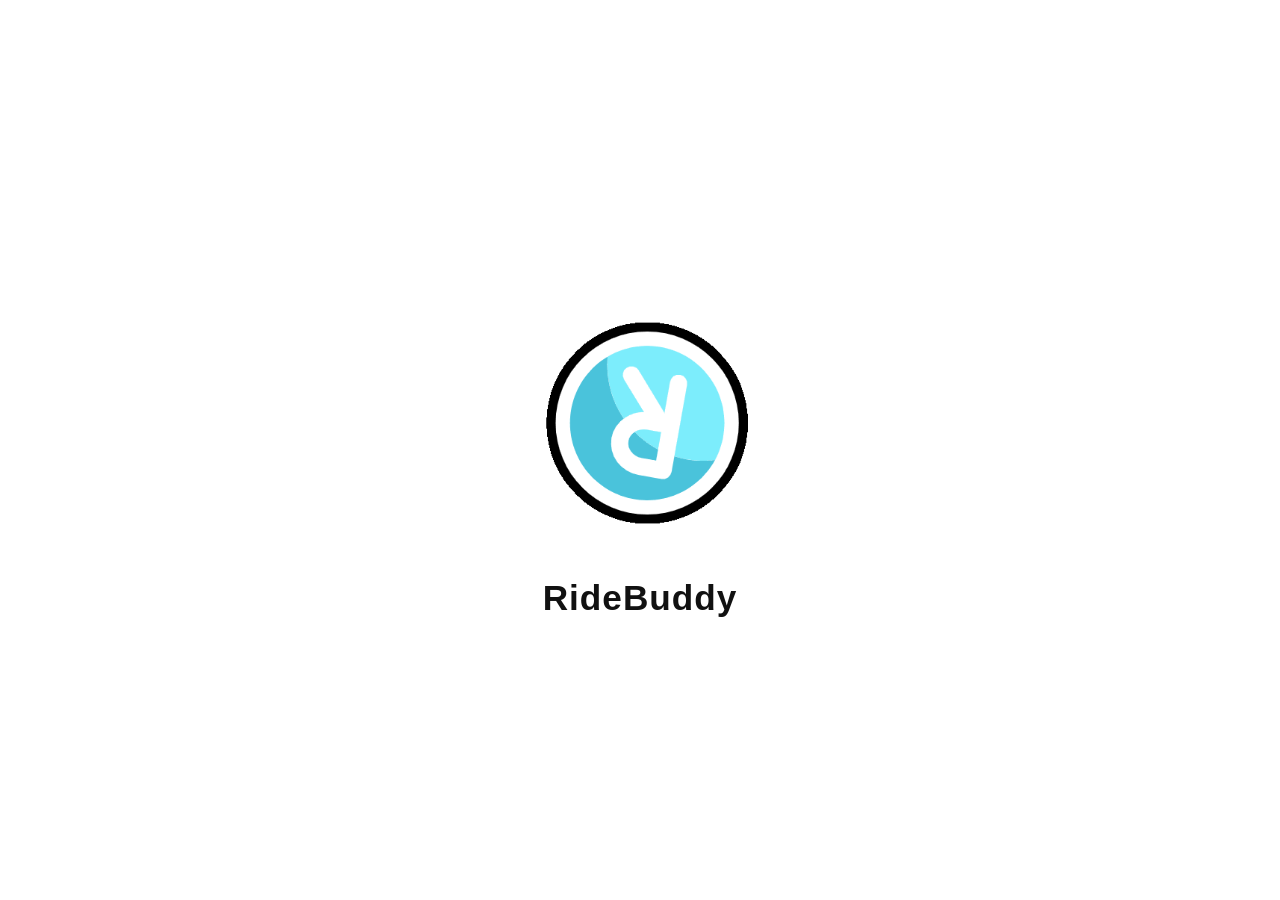
<file: index.html>
<!DOCTYPE html>
<html lang="en">
<head>
  <meta charset="UTF-8">
  <meta name="viewport" content="width=device-width, initial-scale=1.0">
  <title>RideBuddy</title>
  <link rel="stylesheet" href="splash.css">
</head>
<body>
  <!-- Splash Screen -->
  <div class="splash" id="splash">
    <img src="logo1.gif" alt="RideBuddy Logo" class="logo">
    <h1 class="name">RideBuddy</h1>
  </div>

  <!-- Main Content (hidden by default) -->
  <div class="main-content" id="main">
    <iframe src="front.html" frameborder="0" style="width:100%; height:100vh;"></iframe>
  </div>

  <script>
    // Hide splash after 4 sec
    setTimeout(() => {
      document.getElementById("splash").style.display = "none";
      document.getElementById("main").style.display = "block";
    }, 4000);
  </script>
</body>
</html>
</file>
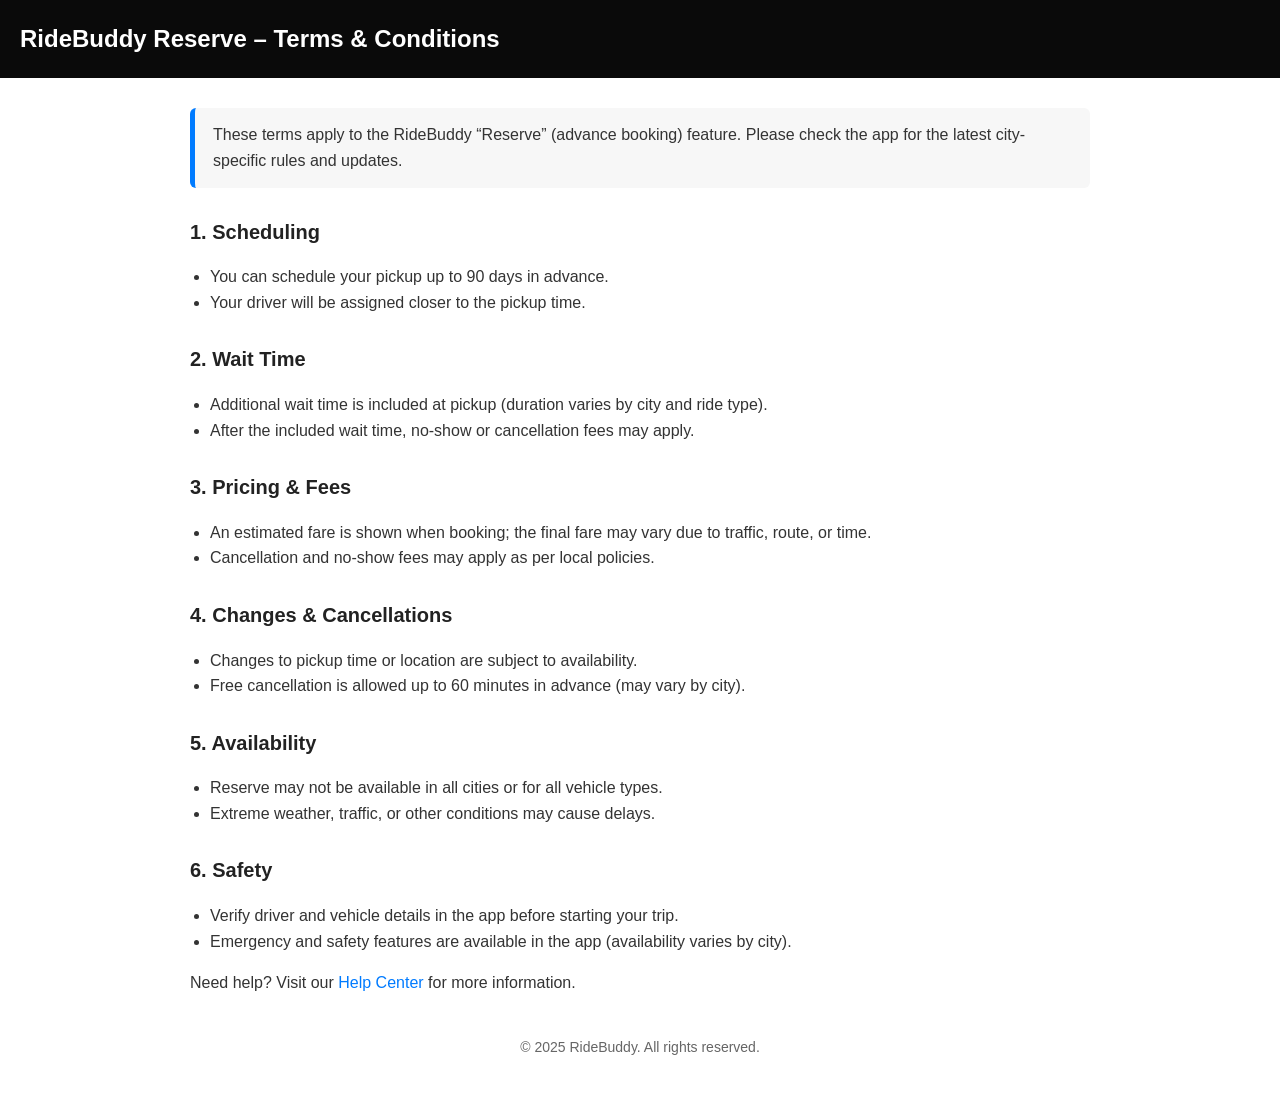
<file: benefitsterms.html>
<!DOCTYPE html>
<html lang="en">
<head>
  <meta charset="UTF-8">
  <title>RideBuddy Reserve - Terms & Conditions</title>
  <meta name="viewport" content="width=device-width, initial-scale=1.0">
  <style>
    body {
      font-family: Arial, sans-serif;
      line-height: 1.6;
      margin: 0;
      background: #fff;
      color: #333;
    }
    header {
      background: #0a0a0a;
      color: #fff;
      padding: 20px;
    }
    header h1 {
      margin: 0;
      font-size: 24px;
    }
    main {
      max-width: 900px;
      margin: 30px auto;
      padding: 0 20px;
    }
    h2 {
      margin-top: 28px;
      font-size: 20px;
      color: #222;
    }
    ul {
      padding-left: 20px;
    }
    .highlight-box {
      background: #f7f7f7;
      border-left: 5px solid #007bff;
      padding: 14px 18px;
      border-radius: 6px;
      margin-bottom: 20px;
    }
    a {
      color: #007bff;
      text-decoration: none;
    }
    a:hover {
      text-decoration: underline;
    }
    footer {
      text-align: center;
      color: #666;
      font-size: 14px;
      margin: 40px 0;
    }
  </style>
</head>
<body>
  <header>
    <h1>RideBuddy Reserve – Terms & Conditions</h1>
  </header>

  <main>
    <p class="highlight-box">
      These terms apply to the RideBuddy “Reserve” (advance booking) feature. 
      Please check the app for the latest city-specific rules and updates.
    </p>

    <h2>1. Scheduling</h2>
    <ul>
      <li>You can schedule your pickup up to 90 days in advance.</li>
      <li>Your driver will be assigned closer to the pickup time.</li>
    </ul>

    <h2>2. Wait Time</h2>
    <ul>
      <li>Additional wait time is included at pickup (duration varies by city and ride type).</li>
      <li>After the included wait time, no-show or cancellation fees may apply.</li>
    </ul>

    <h2>3. Pricing & Fees</h2>
    <ul>
      <li>An estimated fare is shown when booking; the final fare may vary due to traffic, route, or time.</li>
      <li>Cancellation and no-show fees may apply as per local policies.</li>
    </ul>

    <h2>4. Changes & Cancellations</h2>
    <ul>
      <li>Changes to pickup time or location are subject to availability.</li>
      <li>Free cancellation is allowed up to 60 minutes in advance (may vary by city).</li>
    </ul>

    <h2>5. Availability</h2>
    <ul>
      <li>Reserve may not be available in all cities or for all vehicle types.</li>
      <li>Extreme weather, traffic, or other conditions may cause delays.</li>
    </ul>

    <h2>6. Safety</h2>
    <ul>
      <li>Verify driver and vehicle details in the app before starting your trip.</li>
      <li>Emergency and safety features are available in the app (availability varies by city).</li>
    </ul>

    <p>
      Need help? Visit our <a href="#">Help Center</a> for more information.
    </p>
  </main>

  <footer>
    © 2025 RideBuddy. All rights reserved.
  </footer>
</body>
</html>
</file>
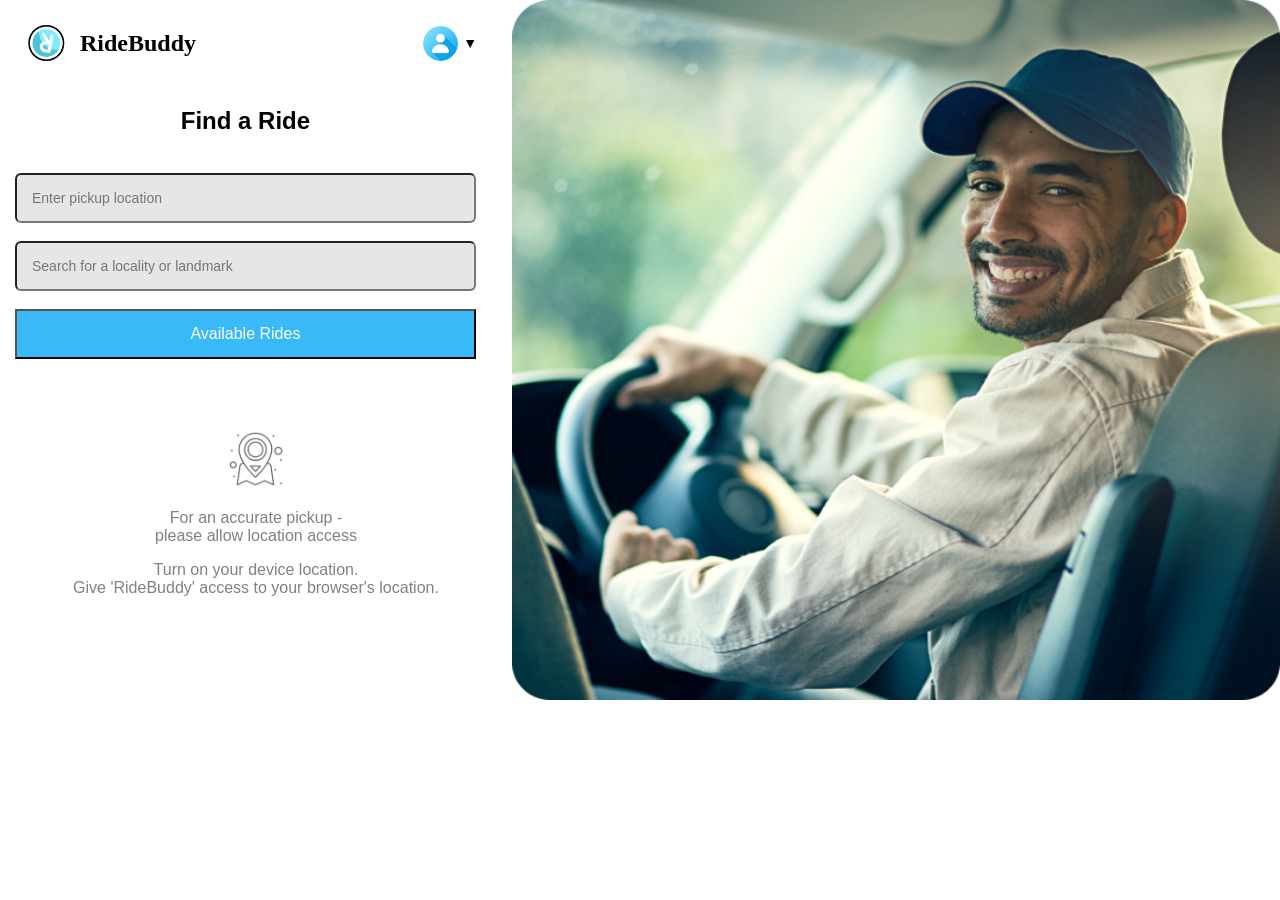
<file: book.html>
<!DOCTYPE html>
<html lang="en">
<head>
    <meta charset="UTF-8">
    <meta name="viewport" content="width=device-width, initial-scale=1.0">
    <title>Find your RideBuddy</title>
    <link rel="stylesheet" href="book.css">
    <script>
        function toggleMenu(el) {
        el.classList.toggle("active");
        }
    </script>
    <script>
    function showRides() {
      // Input values fetch karna
      let from = document.getElementById("from").value;
      let to = document.getElementById("to").value;

      if(from && to) {
        // Rides div ko show karna
        document.getElementById("rideList").style.display = "block";

        // location info hide
        document.getElementById("locationInfo").style.display = "none";
      } 
    }
  </script>
</head>
<body>
    

    <div class="main-section">

        <section class="form-section">
            <header class="header">
                <div class="logo-name">
                    <img src="logo1.gif" alt="logo" class="logo">
                    <h1 class="app-name">RideBuddy</h1>
                </div>
                
                <div class="rightdiv" >
                    <div class="profile" onclick="toggleMenu(this)">
                        <img src="profile.png" alt="Profile" class="profile-pic">
                        <span class="arrow">▼</span>
                    <div class="dropdown">
                        <a href="login.html">Log in <span>›</span></a>
                        <a href="signup.html">Sign up <span>›</span></a>
                    </div>
                    </div>
                </div>
            </header>

            <div class="form-container">
                <h2 class="find">Find a Ride</h2><br>
                <input type="text" placeholder="Enter pickup location" class="input" id="from"><br>
                <input type="text" placeholder="Search for a locality or landmark" class="input" id="to"><br>
                <button class="Available" onclick="showRides()">Available Rides</button>
            </div>

            <div class="rides" id="rideList">
                <ul>
                    <li>
                        <div class="listleft">
                            <img src="auto.jpg" alt="auto" class="auto1">
                            <div class="headline">
                                <h3>Auto</h3>
                                <p>Get an auto at your doorstep</p>
                            </div>
                        </div>
                        <span class="arrow">></span>
                    </li>
                </ul>

                <ul>
                    <li>
                        <div class="listleft">
                            <img src="mini.png" alt="mini" class="auto">
                            <div class="headline">
                                <h3>Mini</h3>
                                <p>Comfy hatchbacks at pocket-friendly fares</p>
                            </div>
                        </div>
                        <span class="arrow">></span>
                    </li>
                </ul>

                <ul>
                    <li>
                        <div class="listleft">
                            <img src="prime sedan.jpg" alt="sedan" class="auto">
                            <div class="headline">
                                <h3>Prime Sedan</h3>
                                <p>Sedans with free wifi and top drivers</p>
                            </div>
                        </div>
                        <span class="arrow">></span>
                    </li>
                </ul>
                <ul>
                    <li>
                        <div class="listleft">
                            <img src="suv.png" alt="suv" class="auto">
                            <div class="headline">
                                <h3>Prime SUV</h3>
                                <p>SUVs with free wifi and top drivers</p>
                            </div>
                        </div>
                        <span class="arrow">></span>
                    </li>
                </ul>
            </div>

            <div class="info" id="locationInfo">
                <div><img src="bookleft.png" alt="location" class="icon"></div>
                <p>For an accurate pickup - <br> please allow location access</p>
                <p>Turn on your device location.<br>Give 'RideBuddy' access to your browser's location.</p> 
            </div>

        </section>


        <section class="image-section">
           <img src="bookcab.png" alt="Driver Image" ><br>
        </section>

    </div>

</body>
</html>
</file>
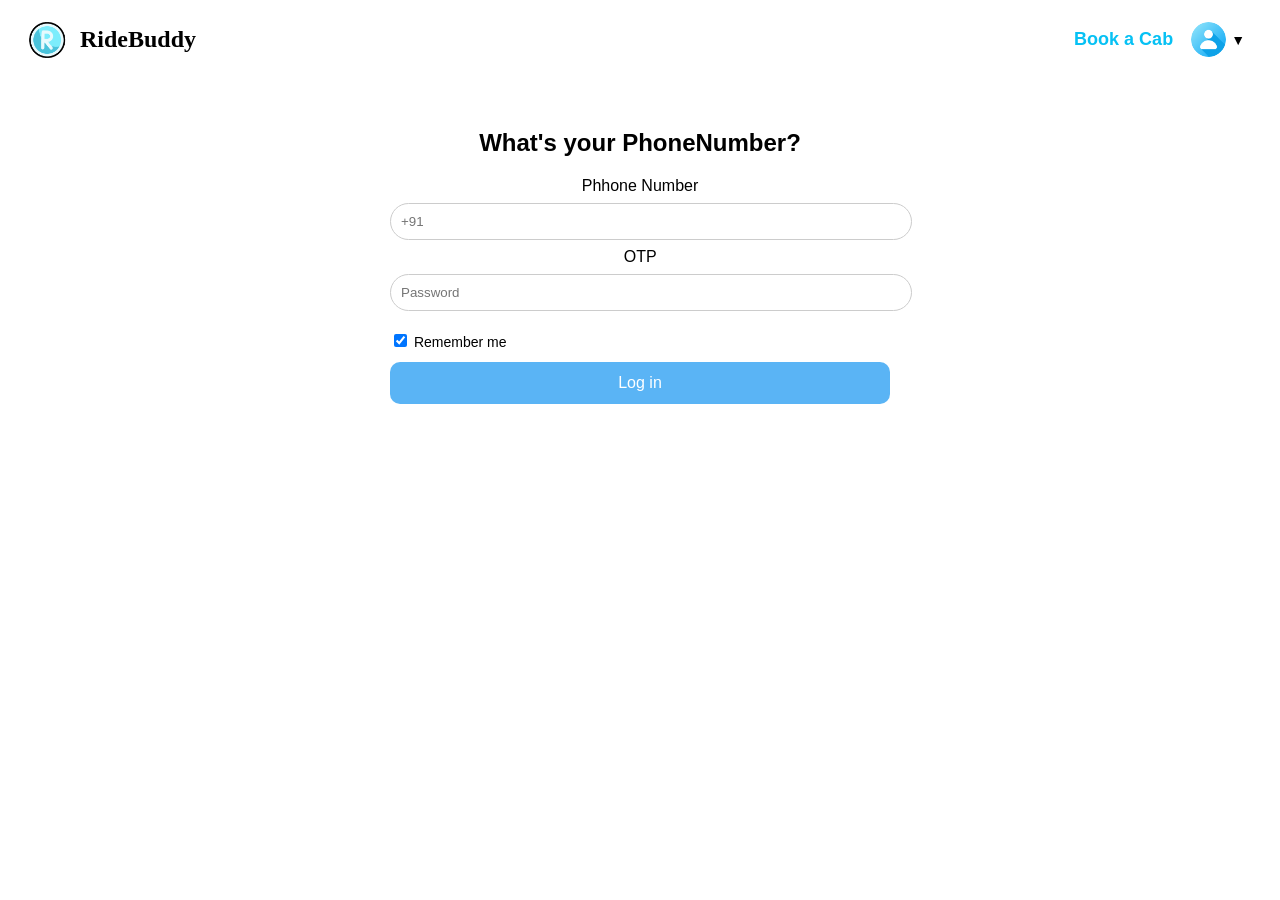
<file: login-phone.html>
<!DOCTYPE html>
<html lang="en">
<head>
    <meta charset="UTF-8">
    <meta name="viewport" content="width=device-width, initial-scale=1.0">
    <title>Login to your RideBuddy account</title>
    <link rel="stylesheet" href="login-phone.css">
    <script>
        function toggleMenu(el) {
        el.classList.toggle("active");
        }
    </script>
</head>
<body>
    <header class="header">

        <div class="logo-name">
            <img src="logo1.gif" alt="logo" class="logo">
            <h1 class="app-name">RideBuddy</h1>
        </div>

        <div class="rightdiv" >
            <a href="book.html" class="bookcab">Book a Cab</a>


            
            <div class="profile" onclick="toggleMenu(this)">
                <img src="profile.png" alt="Profile" class="profile-pic">
                <span class="arrow">▼</span>
                <div class="dropdown">
                    <a href="login.html">Log in <span>›</span></a>
                    <a href="#">Sign up <span>›</span></a>
                </div>
            </div>

        </div>

  </header>

  <div class="login-container">
    <h2>What's your PhoneNumber?</h2>
    
      <label class="label">Phhone Number</label>
      <input type="text" placeholder="+91" maxlength="13"  >
      <label class="label">OTP</label>
      <input type="text" placeholder="Password" maxlength="6">
    
      <div class="options">
        <label>
          <input type="checkbox" checked>
          Remember me
        </label>
      </div>
      
      <a href="front.html"><button type="submit" class="login-btn">Log in</button></a>
    
  </div>
    

</body>
</html>
</file>
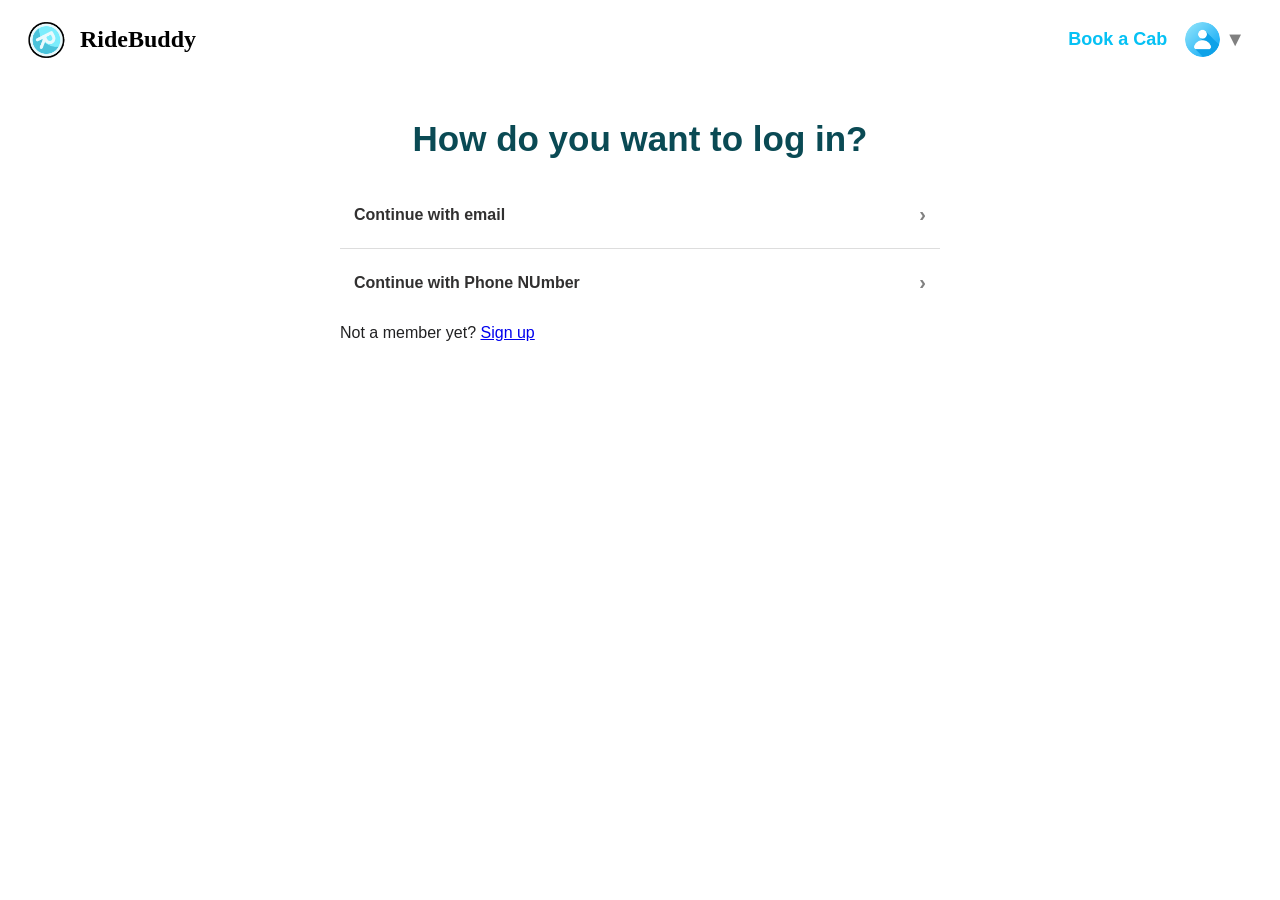
<file: login.html>
<!DOCTYPE html>
<html lang="en">
<head>
    <meta charset="UTF-8">
    <meta name="viewport" content="width=device-width, initial-scale=1.0">
    <title>Login to your RideBuddy account</title>
    <link rel="stylesheet" href="login.css"></link>
    <script>
        function toggleMenu(el) 
        {el.classList.toggle("active"); }
    </script>
</head>
<body>
    <header class="header">

        <div class="logo-name">
            <img src="logo1.gif" alt="logo" class="logo">
            <h1 class="app-name">RideBuddy</h1>
        </div>

        <div class="rightdiv" >
            <a href="book.html" class="bookcab">Book a Cab</a>

            <div class="profile" onclick="toggleMenu(this)">
                <img src="profile.png" alt="Profile" class="profile-pic">
                <span class="arrow">▼</span>
                <div class="dropdown">
                    <a href="login.html">Log in <span>›</span></a>
                    <a href="signup.html">Sign up <span>›</span></a>
                </div>
            </div>

        </div>

    </header>

<!-- Login Section -->
<section class="login-section">
    
    <h1>How do you want to log in?</h1>
    
    <a href="login-email.html" class="login-option">Continue with email <span class="arrow">›</span>
    </a>

    <hr>

    <a href="login-phone.html" class="login-option">Continue with Phone NUmber <span class="arrow">›</span>
    </a>

    <p>Not a member yet? 
    <a href="signup.html">Sign up</a>
    </p>

</section>

</body>
</html>
</file>
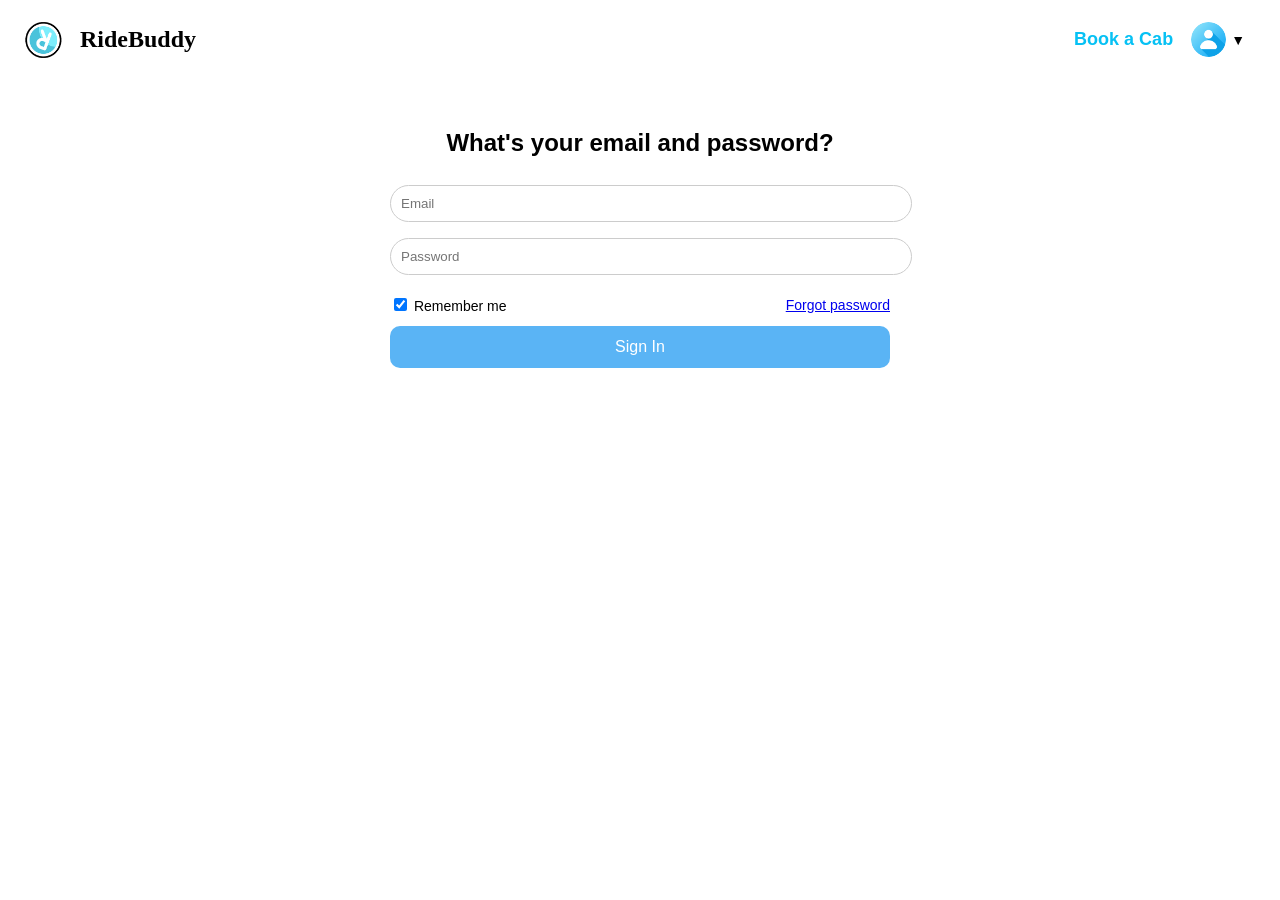
<file: signup-email.html>
<!DOCTYPE html>
<html lang="en">
<head>
    <meta charset="UTF-8">
    <meta name="viewport" content="width=device-width, initial-scale=1.0">
    <title>Login to your RideBuddy account</title>
    <link rel="stylesheet" href="login-email.css">
    <script>
        function toggleMenu(el) {
        el.classList.toggle("active");
        }
    </script>
</head>
<body>
    <header class="header">

        <div class="logo-name">
            <img src="logo1.gif" alt="logo" class="logo">
            <h1 class="app-name">RideBuddy</h1>
        </div>

        <div class="rightdiv" >
            <a href="book.html" class="bookcab">Book a Cab</a>


            
            <div class="profile" onclick="toggleMenu(this)">
                <img src="profile.png" alt="Profile" class="profile-pic">
                <span class="arrow">▼</span>
                <div class="dropdown">
                    <a href="login.html">Log in <span>›</span></a>
                    <a href="signup.html">Sign up <span>›</span></a>
                </div>
            </div>

        </div>

  </header>

  <div class="login-container">
    <h2>What's your email and password?</h2>
    
    
      <input type="email" placeholder="Email"  >
      <input type="password" placeholder="Password" >
    
      <div class="options">
        <label>
          <input type="checkbox" checked>
          Remember me
        </label>
        <a href="#">Forgot password</a>
      </div>
      
      <a href="front.html"><button type="submit" class="login-btn">Sign In</button></a>
    
  </div>
    

</body>
</html>
</file>
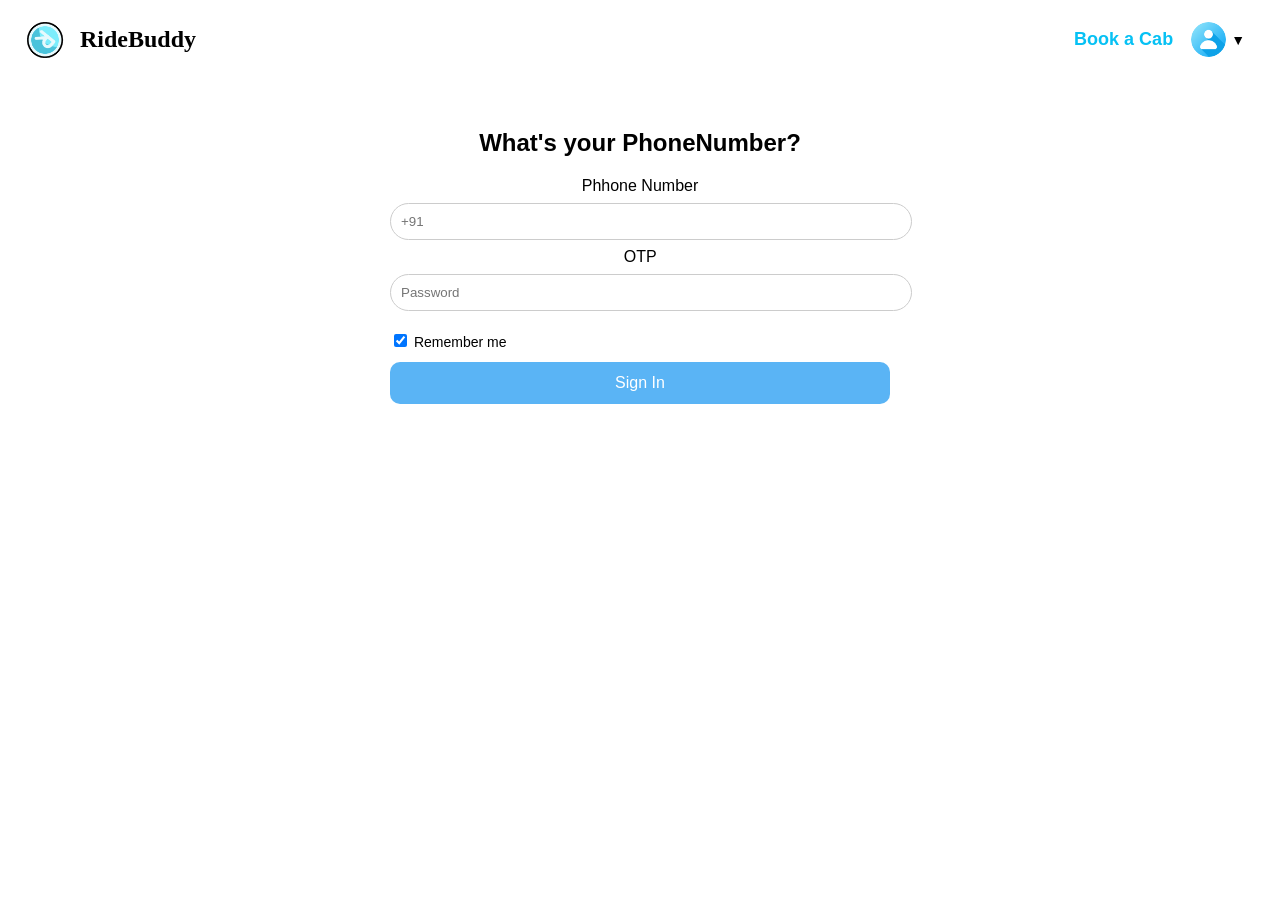
<file: signup-phone.html>
<!DOCTYPE html>
<html lang="en">
<head>
    <meta charset="UTF-8">
    <meta name="viewport" content="width=device-width, initial-scale=1.0">
    <title>Login to your RideBuddy account</title>
    <link rel="stylesheet" href="login-phone.css">
    <script>
        function toggleMenu(el) {
        el.classList.toggle("active");
        }
    </script>
</head>
<body>
    <header class="header">

        <div class="logo-name">
            <img src="logo1.gif" alt="logo" class="logo">
            <h1 class="app-name">RideBuddy</h1>
        </div>

        <div class="rightdiv" >
            <a href="book.html" class="bookcab">Book a Cab</a>


            
            <div class="profile" onclick="toggleMenu(this)">
                <img src="profile.png" alt="Profile" class="profile-pic">
                <span class="arrow">▼</span>
                <div class="dropdown">
                    <a href="login.html">Log in <span>›</span></a>
                    <a href="signup.html">Sign up <span>›</span></a>
                </div>
            </div>

        </div>

  </header>

  <div class="login-container">
    <h2>What's your PhoneNumber?</h2>
    
      <label class="label">Phhone Number</label>
      <input type="text" placeholder="+91" maxlength="13"  >
      <label class="label">OTP</label>
      <input type="text" placeholder="Password" maxlength="6">
    
      <div class="options">
        <label>
          <input type="checkbox" checked>
          Remember me
        </label>
      </div>
      
      <a href="front.html"><button type="submit" class="login-btn">Sign In</button></a>
    
  </div>
    

</body>
</html>
</file>
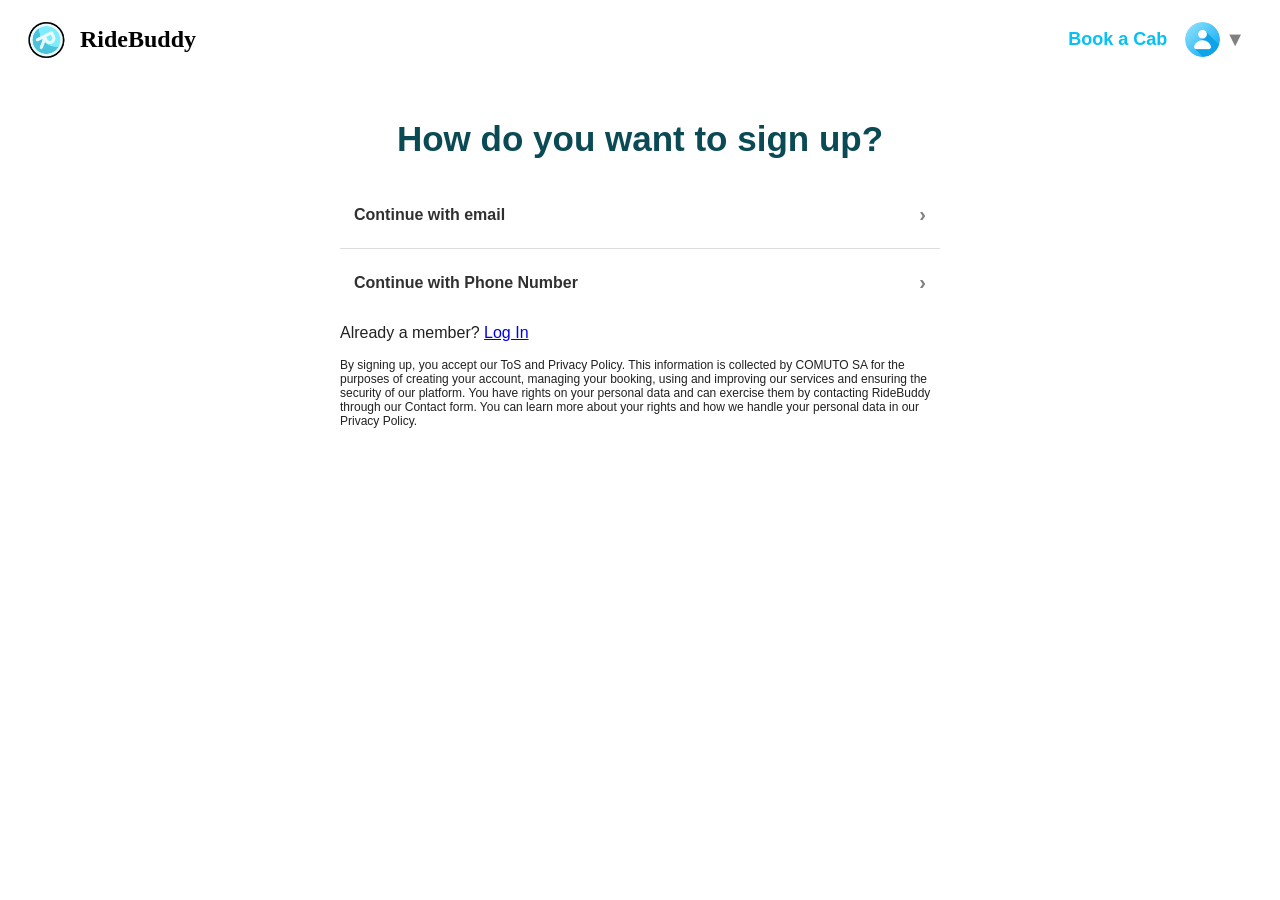
<file: signup.html>
<!DOCTYPE html>
<html lang="en">
<head>
    <meta charset="UTF-8">
    <meta name="viewport" content="width=device-width, initial-scale=1.0">
    <title>SignUp with RideBuddy</title>
    <link rel="stylesheet" href="signup.css">
    <script>
        function toggleMenu(el) 
        {el.classList.toggle("active"); }
    </script>
</head>
<body>
    <header class="header">

        <div class="logo-name">
            <img src="logo1.gif" alt="logo" class="logo">
            <h1 class="app-name">RideBuddy</h1>
        </div>

        <div class="rightdiv" >
            <a href="book.html" class="bookcab">Book a Cab</a>


            
            <div class="profile" onclick="toggleMenu(this)">
                <img src="profile.png" alt="Profile" class="profile-pic">
                <span class="arrow">▼</span>
                <div class="dropdown">
                    <a href="login.html">Log in <span>›</span></a>
                    <a href="signup.html">Sign up <span>›</span></a>
                </div>
            </div>

        </div>

  </header>

  <!-- Signup Section -->
<section class="signup">
    
    <h1>How do you want to sign up?</h1>
    
    <a href="signup-email.html" class="signup-option">Continue with email <span class="arrow">›</span>
    </a>

    <hr>

    <a href="signup-phone.html" class="signup-option">Continue with Phone Number <span class="arrow">›</span>
    </a>

    <p>Already a member? 
    <a href="login.html">Log In</a>
    <p class="signupterms">By signing up, you accept our ToS and Privacy Policy. This information is collected by COMUTO SA for the purposes of creating your account, managing your booking, using and improving our services and ensuring the security of our platform. You have rights on your personal data and can exercise them by contacting RideBuddy through our Contact form. You can learn more about your rights and how we handle your personal data in our Privacy Policy.</p>
    </p>

</section>
</body>
</html>
</file>
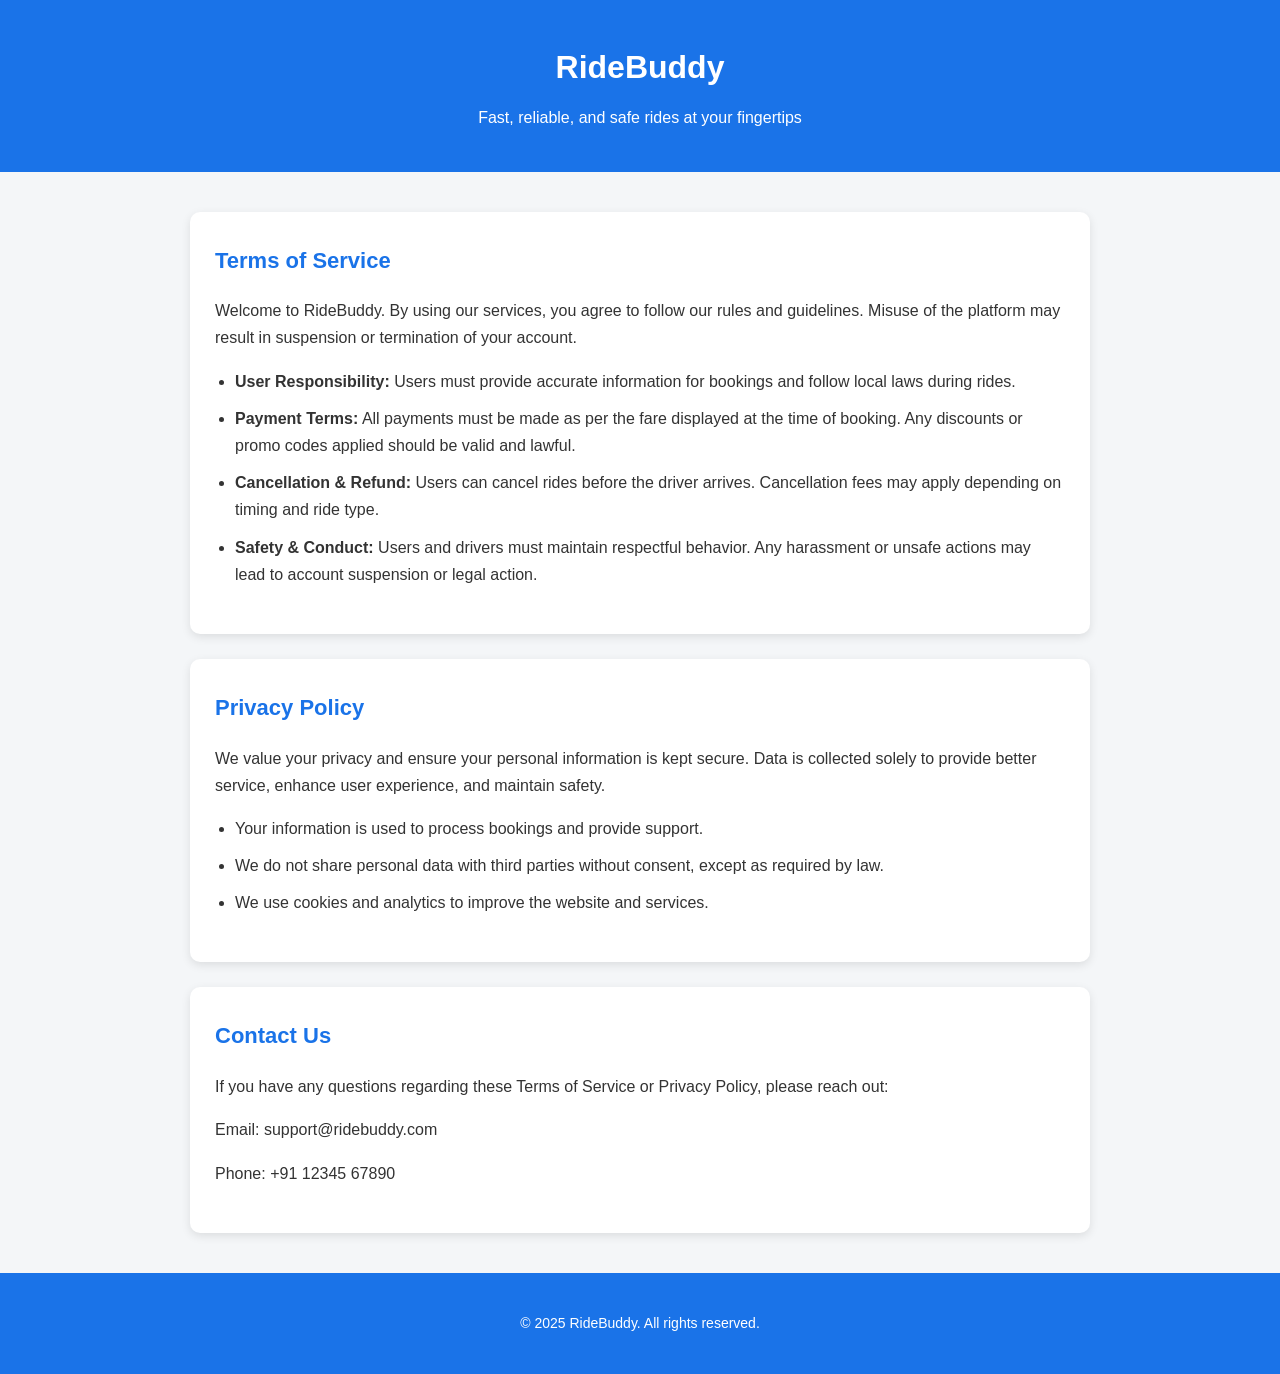
<file: terms.html>
<!DOCTYPE html>
<html lang="en">
<head>
  <meta charset="UTF-8">
  <meta name="viewport" content="width=device-width, initial-scale=1.0">
  <title>Terms & Privacy - RideBuddy</title>
  <link rel="stylesheet" href="terms.css">
</head>
<body>
  <!-- Header -->
  <header>
    <div class="header-container">
      <h1>RideBuddy</h1>
      <p>Fast, reliable, and safe rides at your fingertips</p>
    </div>
  </header>

  <!-- Main Content -->
  <main class="terms-container">
    <section class="terms-section">
      <h2>Terms of Service</h2>
      <p>Welcome to RideBuddy. By using our services, you agree to follow our rules and guidelines. Misuse of the platform may result in suspension or termination of your account.</p>
      <ul>
        <li><strong>User Responsibility:</strong> Users must provide accurate information for bookings and follow local laws during rides.</li>
        <li><strong>Payment Terms:</strong> All payments must be made as per the fare displayed at the time of booking. Any discounts or promo codes applied should be valid and lawful.</li>
        <li><strong>Cancellation & Refund:</strong> Users can cancel rides before the driver arrives. Cancellation fees may apply depending on timing and ride type.</li>
        <li><strong>Safety & Conduct:</strong> Users and drivers must maintain respectful behavior. Any harassment or unsafe actions may lead to account suspension or legal action.</li>
      </ul>
    </section>

    <section class="terms-section">
      <h2>Privacy Policy</h2>
      <p>We value your privacy and ensure your personal information is kept secure. Data is collected solely to provide better service, enhance user experience, and maintain safety.</p>
      <ul>
        <li>Your information is used to process bookings and provide support.</li>
        <li>We do not share personal data with third parties without consent, except as required by law.</li>
        <li>We use cookies and analytics to improve the website and services.</li>
      </ul>
    </section>

    <section class="terms-section">
      <h2>Contact Us</h2>
      <p>If you have any questions regarding these Terms of Service or Privacy Policy, please reach out:</p>
      <p>Email: support@ridebuddy.com</p>
      <p>Phone: +91 12345 67890</p>
    </section>
  </main>

  <!-- Footer -->
  <footer>
    <p>© 2025 RideBuddy. All rights reserved.</p>
  </footer>
</body>
</html>
</file>
<file: splash.css>
/* 1. Global Reset - Screen margins, borders, paddings completely clear */
*, *::before, *::after {
  margin: 0 !important;
  padding: 0 !important;
  box-sizing: border-box !important;
}

html, body {
  width: 100% !important;
  height: 100% !important;
  min-height: 100vh !important;
  min-height: 100dvh !important; /* Mobile dynamic address bar support */
  overflow: hidden !important;
  background-color: #ffffff;
}

/* 2. Absolute Full Screen Splash Screen */
.splash {
  position: fixed !important;
  top: 0 !important;
  left: 0 !important;
  right: 0 !important;
  bottom: 0 !important;
  width: 100vw !important;
  height: 100vh !important;
  height: 100dvh !important;
  background-color: #ffffff;
  display: flex !important;
  flex-direction: column !important;
  justify-content: center !important;
  align-items: center !important;
  z-index: 99999 !important;
}

/* 3. Splash Logo / GIF */
.splash .logo {
  width: 75% !important;
  max-width: 280px !important;
  height: auto !important;
  object-fit: contain !important;
  display: block !important;
}

/* 4. Text Styling */
.splash .name {
  font-size: 2.2rem !important;
  font-family: Arial, sans-serif !important;
  color: #111111 !important;
  margin-top: 15px !important;
  text-align: center !important;
  letter-spacing: 1px !important;
}

/* 5. Main Content Section */
.main-content {
  display: none;
  width: 100vw !important;
  height: 100vh !important;
  height: 100dvh !important;
  position: fixed !important;
  top: 0 !important;
  left: 0 !important;
}

/* 6. Full Screen Iframe Setup */
.main-content iframe {
  width: 100vw !important;
  height: 100vh !important;
  height: 100dvh !important;
  border: none !important;
  outline: none !important;
  display: block !important;
}
</file>
<file: book.css>
body {
    margin: 0;
    font-family: Arial, sans-serif;
}

/* Header */
.header {
    display: flex;
    justify-content: space-between;
    align-items: center;
    padding: 10px 20px;
    
}

/*logo ka pic*/
.header .logo {
    height: 50px;
    margin-right: 10px;
}

/*ridebuddy*/
.header .app-name {
    display: inline-block;
    font-size: 24px;
    font-weight: bold;
    font-family: 'segoe script';
}

/*logo aur naam dono */
.logo-name{
    display: flex;
    align-items: center;
}

/* Right div button profile wala*/
.header .rightdiv{
    padding: 8px 15px;
    cursor: pointer;
}

/*profile*/
.profile {
  position: relative;
  display: flex;
  align-items: center;
  cursor: pointer;
}

.profile-pic {
  width: 35px;
  height: 35px;
  border-radius: 50%;
  margin-right: 5px;
}

.arrow {
  font-size: 14px;
  transition: transform 0.2s;
}

/* Dropdown */
.dropdown {
  display: none;
  position: absolute;
  top: 45px;
  right: 0;
  background: white;
  border: 1px solid #ccc;
  box-shadow: 0 2px 8px rgba(0,0,0,0.2);
  width: 200px;
  flex-direction: column;
}

.dropdown a {
  padding: 15px;
  text-decoration: none;
  color: black;
  display: flex;
  justify-content: space-between;
  align-items: center;
}

.dropdown a:hover {
  background: #f2f2f2;
}

.profile.active .dropdown {
  display: flex;
}

.profile.active .arrow {
  transform: rotate(180deg);
}

/* Main layout (form left + image right) */
.main-section {
    display: flex;
    justify-content: space-between;
    align-items: flex-start;
    height: calc(100vh-70px);
}

/*H2 HAI find a ride wala*/
.find{
  text-align: center;
}

/*ENTER wala button from and to wala*/
.form-container{
  width: 90%;
  margin-top: 0px;
  margin-left: 15px;
  display: flex;
  flex-direction: column;
}
/*text box of from and to */
.input{
  background: #e6e6e6;
  padding: 15px;
  border-radius: 6px;
  display: flex;
  justify-content: space-between;
  align-items: center;
  font-size: 14px;
}

/*Available wala buton*/
.Available{
  padding: 12px 24px; 
  font-size: 16px;               
  height: 50px; 
  color: white;
  background-color: rgb(58, 185, 249);  
}

/*vo map ka img aur para bhi*/
.info{
  color: rgb(130, 128, 128);
  text-align: center;
  margin-top: 70px;
}
/*mapk ka icon*/
.icon{
  height: 60px;
  margin-bottom: 0px;
}

/*list*/
.rides {
      margin-top: 20px;
      display: none; /* by default hidden */
      border: 1px solid #ccc;
      padding: 10px;
    }
    .rides ul {
      list-style-type: none;
      padding: 0;
    }
    .rides li {
      background: #ffffff;
      margin: 5px 0;
      padding: 8px;
      border-radius: 5px;
      display: flex;
      align-items: center;
      justify-content: space-between;
       border-bottom: 1px solid #ddd;
    }

    .rides .listleft{
      display: flex;
  align-items: center;
    }
    .rides h3 {
  margin-left: 0;
  margin: 0;
}

.arrow {
  font-weight: bold;
}

    .rides p{
        margin: 2px 0 0;
        font-size: 14px;
        color: #555;
    }

    .rides headline{
      flex:1 ;
    }

    .rides img{
      margin-right: 8px;
    }

    /*list ka img*/
    .auto{
      width: 50px;
    }
    .auto1{
      width: 40px;
    }

    
.main-section .image-section img{
    width:100% ;
    height:700px ;
    text-align: right;

}
.form-section{
    flex: 1;
}

.image-section{
    flex: 1.5;
}
</file>
<file: login-phone.css>
/* General Reset */
body {
    margin: 0;
    font-family: Arial, sans-serif;
    
}

/* Header styling */
.header {
    display: flex;
    justify-content: space-between;
    align-items: center;
    padding: 10px 20px;
}

/* logo ka naam ride buddy aur logo */
.logo-name{
    display: flex;
    align-items: center;
}

/* Logo*/
.header .logo {
    height: 50px; /* adjust as needed */
    margin-right: 10px;
}
 
/*logo ka naam ridebuddy*/
.header .app-name {
    display:flex;
    font-size: 24px;
    font-weight: bold;
    font-family: 'segoe script';
}

/* Right button book a cab and profile*/
.header .rightdiv {
    margin-left: 10px;
    padding: 8px 15px;
    cursor: pointer;
    font-weight: bold;
    display: flex;
    gap: 18px;
    align-items: center;
}

/*book a cab button*/
.bookcab{
    color: rgb(6, 193, 244);
    text-decoration: none;
    font-size: 18px;
} 
/*profile*/
.profile {
  position: relative;
  display: flex;
  align-items: center;
  cursor: pointer;
}

.profile-pic {
  width: 35px;
  height: 35px;
  border-radius: 50%;
  margin-right: 5px;
}

.arrow {
  font-size: 14px;
  transition: transform 0.2s;
}

/* Dropdown */
.dropdown {
  display: none;
  position: absolute;
  top: 45px;
  right: 0;
  background: white;
  border: 1px solid #ccc;
  box-shadow: 0 2px 8px rgba(0,0,0,0.2);
  width: 200px;
  flex-direction: column;
}

.dropdown a {
  padding: 15px;
  text-decoration: none;
  color: black;
  display: flex;
  justify-content: space-between;
  align-items: center;
}

.dropdown a:hover {
  background: #f2f2f2;
}

.profile.active .dropdown {
  display: flex;
}

.profile.active .arrow {
  transform: rotate(180deg);
}

.login-container {
  width: 500px;
  margin: 50px auto;         /* center horizontally */
  text-align: center;        /* heading aur content center */
  font-family: Arial, sans-serif;
}

.login-container h2 {
  margin-bottom: 20px;       /* heading ke neeche gap */
}

.login-container input[type="text"],
.login-container input[type="text"] {
  width: 100%;
  padding: 10px;
  margin: 8px 0;            /* input ke beech gap */
  border: 1px solid #ccc;
  border-radius: 20px;
  outline: none;
  transition: border 0.3s ease;
}

.login-container input[type="text"]:focus,
.login-container input[type="text"]:focus {
  border: 1px solid #007bff; /* blue border on focus */
  border-radius: 20px;
}

.label{
    
}
.options {
  display: flex;
  justify-content: space-between;
  align-items: center;
  margin: 12px 0;
  font-size: 14px;
}

.login-btn {
  width: 100%;
  padding: 12px;
  border: none;
  border-radius: 10px;
  background-color: #5ab4f5;
  color: white;
  font-size: 16px;
  cursor: pointer;
}

.login-btn:hover {
  background-color: #0056b3;
}
</file>
<file: login.css>
/* General Reset */
body {
    margin: 0;
    font-family: Arial, sans-serif;
}

/* Header styling */
.header {
    display: flex;
    justify-content: space-between;
    align-items: center;
    padding: 10px 20px;
}

/* logo ka naam ride buddy aur logo */
.logo-name{
    display: flex;
    align-items: center;
}

/* Logo*/
.header .logo {
    height: 50px; /* adjust as needed */
    margin-right: 10px;
}
 
/*logo ka naam ridebuddy*/
.header .app-name {
    display:flex;
    font-size: 24px;
    font-weight: bold;
    font-family: 'segoe script';
}

/* Right button book a cab and profile*/
.header .rightdiv {
    margin-left: 10px;
    padding: 8px 15px;
    cursor: pointer;
    font-weight: bold;
    display: flex;
    gap: 18px;
    align-items: center;
}

/*book a cab button*/
.bookcab{
    color: rgb(6, 193, 244);
    text-decoration: none;
    font-size: 18px;
} 
/*profile*/
.profile {
  position: relative;
  display: flex;
  align-items: center;
  cursor: pointer;
}

.profile-pic {
  width: 35px;
  height: 35px;
  border-radius: 50%;
  margin-right: 5px;
}

.arrow {
  font-size: 14px;
  transition: transform 0.2s;
}

/* Dropdown */
.dropdown {
  display: none;
  position: absolute;
  top: 45px;
  right: 0;
  background: white;
  border: 1px solid #ccc;
  box-shadow: 0 2px 8px rgba(0,0,0,0.2);
  width: 200px;
  flex-direction: column;
}

.dropdown a {
  padding: 15px;
  text-decoration: none;
  color: black;
  display: flex;
  justify-content: space-between;
  align-items: center;
}

.dropdown a:hover {
  background: #f2f2f2;
}

.profile.active .dropdown {
  display: flex;
}

.profile.active .arrow {
  transform: rotate(180deg);
}

/* Login Section */
.login-section {
  width: 600px;
  margin: 40px auto;
  font-family: Arial, sans-serif;
  color:rgb(33, 33, 34);
}

/*how do u want to login*/
.login-section h1 {
  text-align: center;
  font-size: 35px;
  margin-bottom: 30px;
  color: #0a4a54;
}

/*continue with email and phone number*/
.login-option {
  display: flex;
  justify-content: space-between;
  align-items: center;
  padding: 14px;
  text-decoration: none;
  font-weight: 600;
  color: rgb(49, 48, 48);
}

.login-option:hover {
  background: #f5f5f5;
}

.arrow {
  font-size: 20px;
  color: gray;
}

hr {
  border: none;
  border-top: 1px solid #ddd;
}
</file>
<file: login-email.css>
/* General Reset */
body {
    margin: 0;
    font-family: Arial, sans-serif;
    
}

/* Header styling */
.header {
    display: flex;
    justify-content: space-between;
    align-items: center;
    padding: 10px 20px;
}

/* logo ka naam ride buddy aur logo */
.logo-name{
    display: flex;
    align-items: center;
}

/* Logo*/
.header .logo {
    height: 50px; /* adjust as needed */
    margin-right: 10px;
}
 
/*logo ka naam ridebuddy*/
.header .app-name {
    display:flex;
    font-size: 24px;
    font-weight: bold;
    font-family: 'segoe script';
}

/* Right button book a cab and profile*/
.header .rightdiv {
    margin-left: 10px;
    padding: 8px 15px;
    cursor: pointer;
    font-weight: bold;
    display: flex;
    gap: 18px;
    align-items: center;
}

/*book a cab button*/
.bookcab{
    color: rgb(6, 193, 244);
    text-decoration: none;
    font-size: 18px;
} 
/*profile*/
.profile {
  position: relative;
  display: flex;
  align-items: center;
  cursor: pointer;
}

.profile-pic {
  width: 35px;
  height: 35px;
  border-radius: 50%;
  margin-right: 5px;
}

.arrow {
  font-size: 14px;
  transition: transform 0.2s;
}

/* Dropdown */
.dropdown {
  display: none;
  position: absolute;
  top: 45px;
  right: 0;
  background: white;
  border: 1px solid #ccc;
  box-shadow: 0 2px 8px rgba(0,0,0,0.2);
  width: 200px;
  flex-direction: column;
}

.dropdown a {
  padding: 15px;
  text-decoration: none;
  color: black;
  display: flex;
  justify-content: space-between;
  align-items: center;
}

.dropdown a:hover {
  background: #f2f2f2;
}

.profile.active .dropdown {
  display: flex;
}

.profile.active .arrow {
  transform: rotate(180deg);
}

.login-container {
  width: 500px;
  margin: 50px auto;         /* center horizontally */
  text-align: center;        /* heading aur content center */
  font-family: Arial, sans-serif;
}

.login-container h2 {
  margin-bottom: 20px;       /* heading ke neeche gap */
}

.login-container input[type="email"],
.login-container input[type="password"] {
  width: 100%;
  padding: 10px;
  margin: 8px 0;             /* input ke beech gap */
  border: 1px solid #ccc;
  border-radius: 20px;
  outline: none;
  transition: border 0.3s ease;
}

.login-container input[type="email"]:focus,
.login-container input[type="password"]:focus {
  border: 1px solid #007bff; /* blue border on focus */
  border-radius: 20px;
}


.options {
  display: flex;
  justify-content: space-between;
  align-items: center;
  margin: 12px 0;
  font-size: 14px;
}

.login-btn {
  width: 100%;
  padding: 12px;
  border: none;
  border-radius: 10px;
  background-color: #5ab4f5;
  color: white;
  font-size: 16px;
  cursor: pointer;
}

.login-btn:hover {
  background-color: #0056b3;
}
</file>
<file: signup.css>
/* General Reset */
body {
    margin: 0;
    font-family: Arial, sans-serif;
}

/* Header styling */
.header {
    display: flex;
    justify-content: space-between;
    align-items: center;
    padding: 10px 20px;
}

/* logo ka naam ride buddy aur logo */
.logo-name{
    display: flex;
    align-items: center;
}

/* Logo*/
.header .logo {
    height: 50px; /* adjust as needed */
    margin-right: 10px;
}
 
/*logo ka naam ridebuddy*/
.header .app-name {
    display:flex;
    font-size: 24px;
    font-weight: bold;
    font-family:'segoe Script';
}

/* Right button book a cab and profile*/
.header .rightdiv {
    margin-left: 10px;
    padding: 8px 15px;
    cursor: pointer;
    font-weight: bold;
    display: flex;
    gap: 18px;
    align-items: center;
}

/*book a cab button*/
.bookcab{
    color: rgb(6, 193, 244);
    text-decoration: none;
    font-size: 18px;
} 
/*profile*/
.profile {
  position: relative;
  display: flex;
  align-items: center;
  cursor: pointer;
}

.profile-pic {
  width: 35px;
  height: 35px;
  border-radius: 50%;
  margin-right: 5px;
}

.arrow {
  font-size: 14px;
  transition: transform 0.2s;
}

/* Dropdown */
.dropdown {
  display: none;
  position: absolute;
  top: 45px;
  right: 0;
  background: white;
  border: 1px solid #ccc;
  box-shadow: 0 2px 8px rgba(0,0,0,0.2);
  width: 200px;
  flex-direction: column;
}

.dropdown a {
  padding: 15px;
  text-decoration: none;
  color: black;
  display: flex;
  justify-content: space-between;
  align-items: center;
}

.dropdown a:hover {
  background: #f2f2f2;
}

.profile.active .dropdown {
  display: flex;
}

.profile.active .arrow {
  transform: rotate(180deg);
}

/* Login Section */
.signup{
  width: 600px;
  margin: 40px auto;
  font-family: Arial, sans-serif;
  color:rgb(33, 33, 34);
}

/*how do u want to login*/
.signup h1 {
  text-align: center;
  font-size: 35px;
  margin-bottom: 30px;
  color: #0a4a54;
}

/*continue with email and phone number*/
.signup-option {
  display: flex;
  justify-content: space-between;
  align-items: center;
  padding: 14px;
  text-decoration: none;
  font-weight: 600;
  color: rgb(49, 48, 48);
}

.signup-option:hover {
  background: #f5f5f5;
}

.arrow {
  font-size: 20px;
  color: gray;
}

hr {
  border: none;
  border-top: 1px solid #ddd;
}

.signupterms{
    font-size: 12px;
}
</file>
<file: terms.css>
/* General Body */
body {
  font-family: 'Segoe UI', Tahoma, Geneva, Verdana, sans-serif;
  margin: 0;
  padding: 0;
  line-height: 1.7;
  background-color: #f4f6f8;
  color: #333;
}

/* Header */
header {
  background-color: #1a73e8;
  color: #fff;
  text-align: center;
  padding: 40px 20px;
}

header h1 {
  margin: 0;
  font-size: 32px;
}

header p {
  margin: 10px 0 0 0;
  font-size: 16px;
}

/* Main Container */
.terms-container {
  max-width: 900px;
  margin: 40px auto;
  padding: 0 20px;
}

/* Sections */
.terms-section {
  background-color: #fff;
  padding: 30px 25px;
  margin-bottom: 25px;
  border-radius: 10px;
  box-shadow: 0 3px 10px rgba(0,0,0,0.1);
}

.terms-section h2 {
  margin-top: 0;
  font-size: 22px;
  color: #1a73e8;
}

.terms-section ul {
  list-style-type: disc;
  padding-left: 20px;
}

.terms-section ul li {
  margin-bottom: 10px;
}

/* Footer */
footer {
  text-align: center;
  padding: 25px 20px;
  background-color: #1a73e8;
  color: #fff;
  font-size: 14px;
}
</file>
